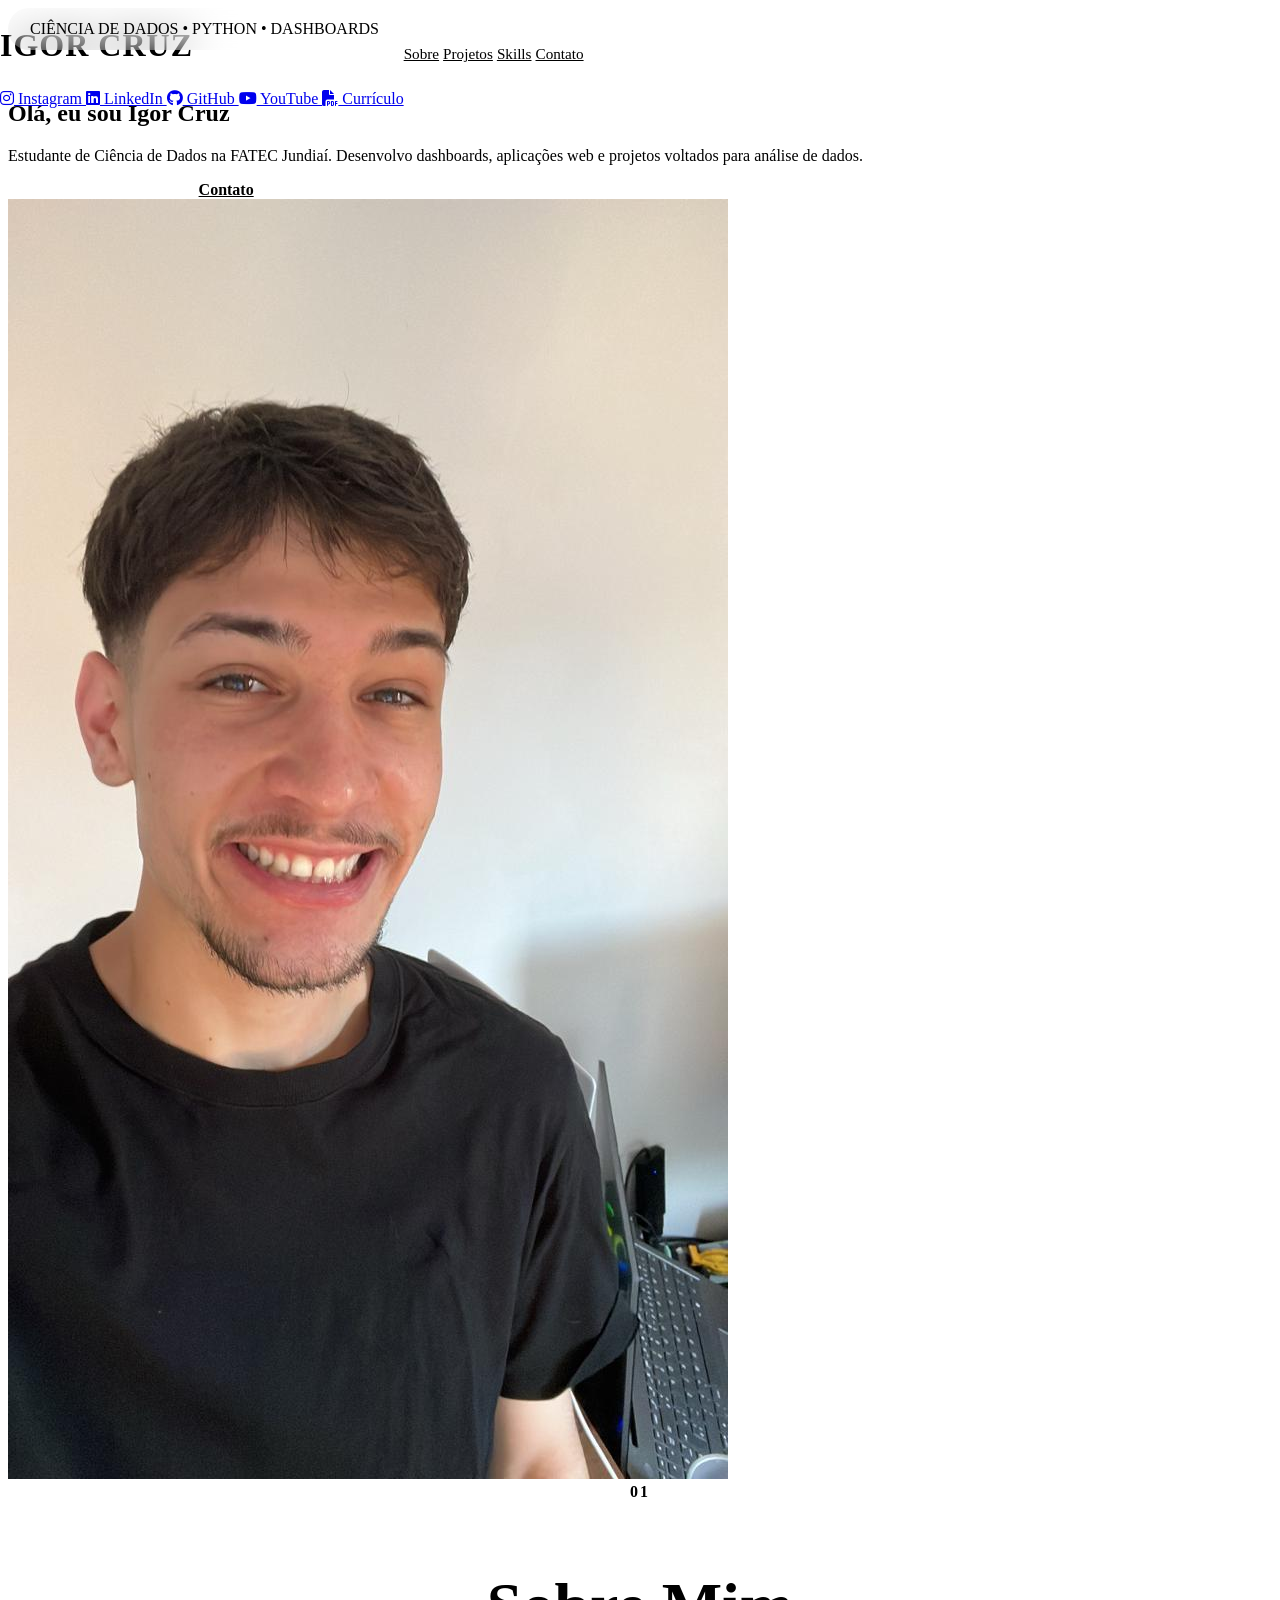
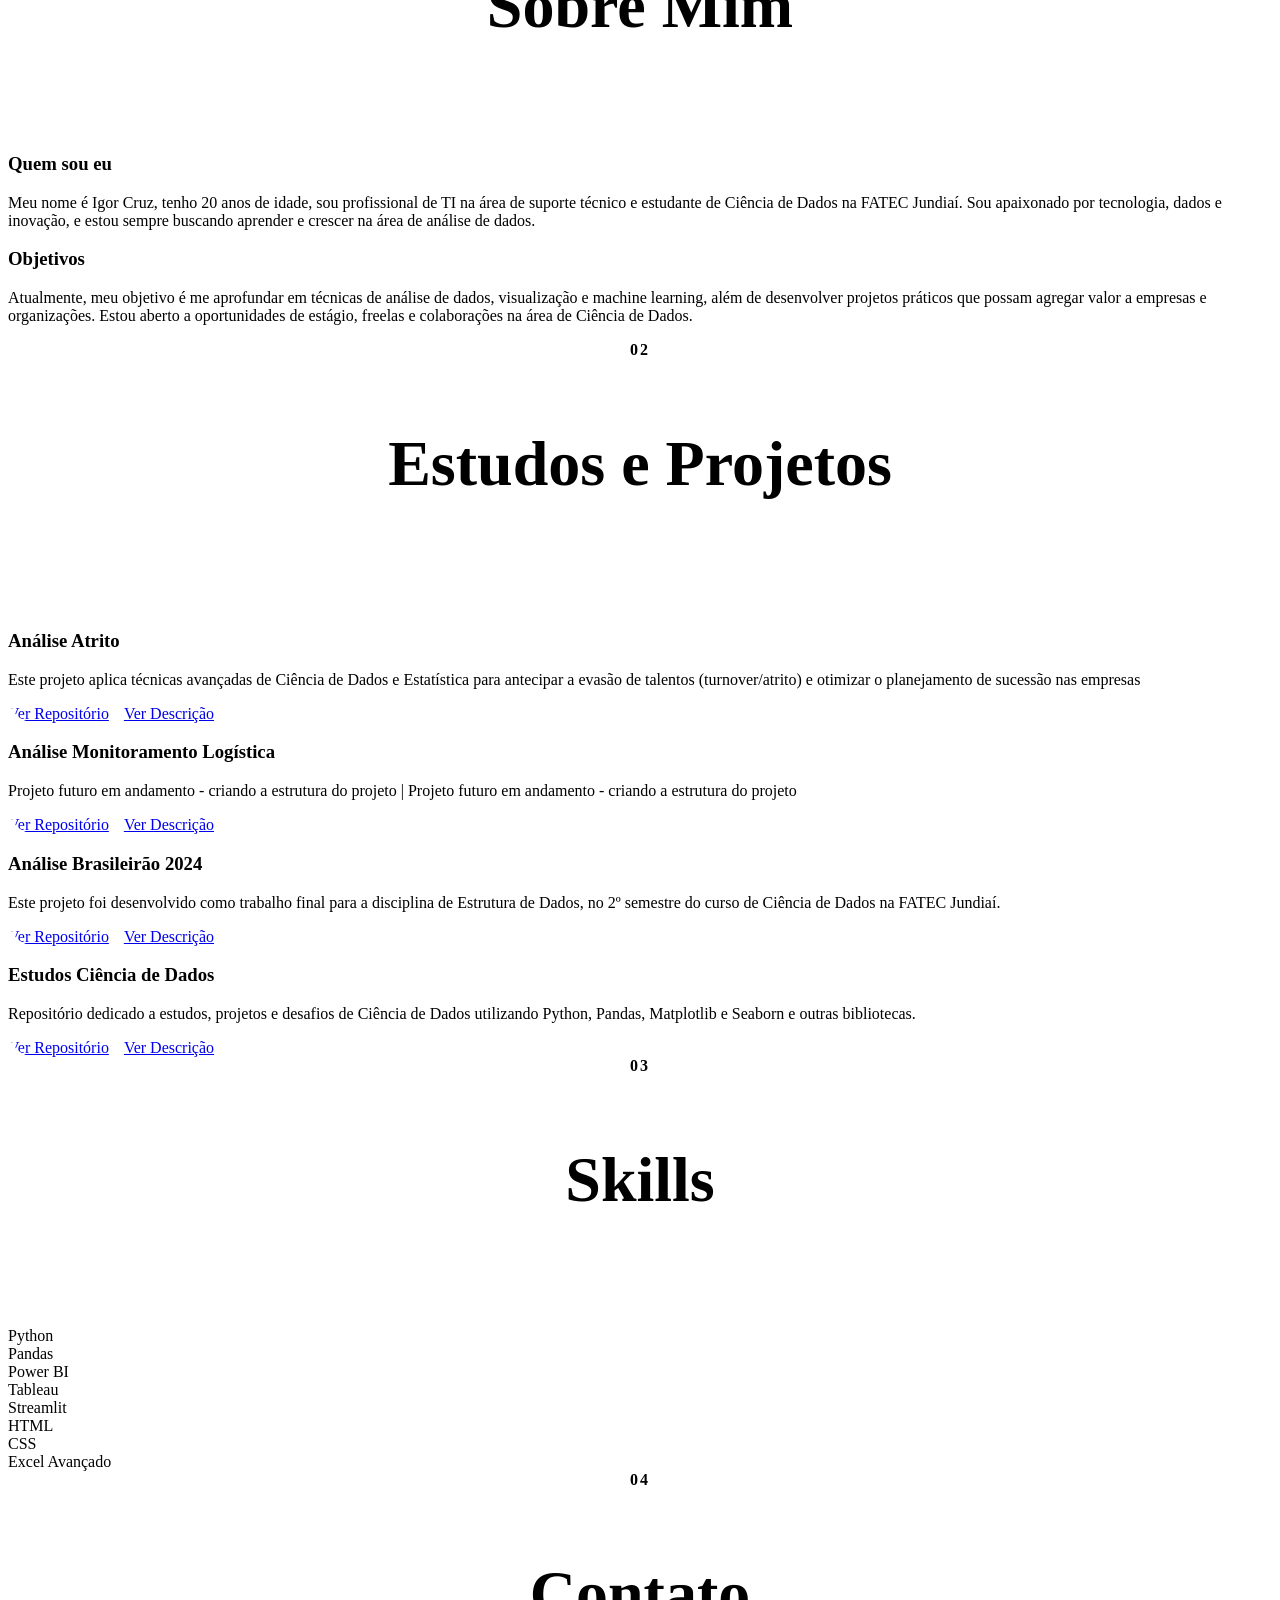
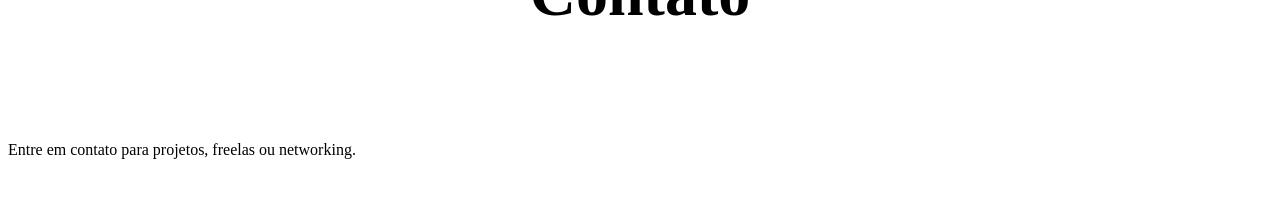
<file: html/index.html>
<!DOCTYPE html>
<html lang="pt-BR">
<head>
  <meta charset="UTF-8" />
  <meta name="viewport" content="width=device-width, initial-scale=1.0" />

  <title>Igor Cruz | Portfólio</title>

  <link rel="stylesheet" href="../css/style.css" />

  <link rel="preconnect" href="https://fonts.googleapis.com">
  <link rel="preconnect" href="https://fonts.gstatic.com" crossorigin>

  <link href="https://fonts.googleapis.com/css2?family=Russo+One&family=Ubuntu:wght@300;400;500;700&display=swap" rel="stylesheet">

  <link
    rel="stylesheet"
    href="https://cdnjs.cloudflare.com/ajax/libs/font-awesome/6.5.2/css/all.min.css"
  >
</head>

<body>

  <section class="hero">

    <div id="stars"></div>
    <div id="stars2"></div>
    <div id="stars3"></div>

    <header class="navbar">

    <div class="logo-area">

      <h2 class="logo">IGOR CRUZ</h2>

      <div class="social-links">

        <a
          href="https://instagram.com/i.cruzll"
          target="_blank"
          class="social-link"
        >
          <i class="fa-brands fa-instagram"></i>
          Instagram
        </a>

        <a
          href="https://www.linkedin.com/in/igorcruzll"
          target="_blank"
          class="social-link"
        >
          <i class="fa-brands fa-linkedin"></i>
          LinkedIn
        </a>

        <a
          href="https://github.com/devigorll"
          target="_blank"
          class="social-link"
        >
          <i class="fa-brands fa-github"></i>
          GitHub
        </a>

          <a
          href="https://www.youtube.com/@DataVerse123-u8v"
          target="_blank"
          class="social-link"
        >
          <i class="fa-brands fa-youtube"></i>
          YouTube
        </a>

        <a
          href="../arquivos/Curriculo.pdf"
          download
          class="social-link"
        >
          <i class="fa-solid fa-file-pdf"></i>
          Currículo
        </a>

      </div>

    </div>

      <nav>
        <a href="#sobre">Sobre</a>
        <a href="#projetos">Projetos</a>
        <a href="#skills">Skills</a>
        <a href="#contato">Contato</a>
      </nav>

    </header>

    <div class="hero-content">

      <div class="hero-text">

        <span class="tag">CIÊNCIA DE DADOS • PYTHON • DASHBOARDS</span>

        <h1>
          Olá, eu sou
          <span>Igor Cruz</span>
        </h1>

        <p>
          Estudante de Ciência de Dados na FATEC Jundiaí.
          Desenvolvo dashboards, aplicações web
          e projetos voltados para análise de dados.
        </p>

        <div class="buttons">

          <a href="#projetos" class="btn primary">
            Ver Projetos
          </a>

          <a href="#contato" class="btn secondary">
            Contato
          </a>

        </div>

      </div>

      <div class="hero-image">
        <img src="../img/a2.jpeg" alt="Foto de perfil">
      </div>

    </div>

    <div class="fade-bottom"></div>

  </section>

  <section class="section dark" id="sobre">

    <div class="section-title">
      <span>01</span>
      <h2>Sobre Mim</h2>
    </div>

    <div class="about-grid">

      <div class="card">

        <h3>Quem sou eu</h3>

        <p>
          Meu nome é Igor Cruz, tenho 20 anos de idade, sou profissional de TI na área de suporte técnico e estudante de Ciência de Dados na FATEC Jundiaí. Sou apaixonado por tecnologia, dados e inovação, e estou sempre buscando aprender e crescer na área de análise de dados.
        </p>

      </div>

      <div class="card">

        <h3>Objetivos</h3>

        <p>
          Atualmente, meu objetivo é me aprofundar em técnicas de análise de dados, visualização e machine learning, além de desenvolver projetos práticos que possam agregar valor a empresas e organizações. Estou aberto a oportunidades de estágio, freelas e colaborações na área de Ciência de Dados.
        </p>

      </div>

    </div>

  </section>

  <section class="section dark" id="projetos">

    <div class="section-title">
      <span>02</span>
      <h2>Estudos e Projetos</h2>
    </div>







    
    <div class="projects">

      <div class="project-card">

        <h3>Análise Atrito</h3>

        <p>
          Este projeto aplica técnicas avançadas de Ciência de Dados e Estatística para antecipar a evasão de talentos (turnover/atrito) e otimizar o planejamento de sucessão nas empresas
        </p>

        <div class="project-buttons">

            <a href="https://github.com/devigorll/analise_atrito"
              target="_blank"
              class="project-link">
                Ver Repositório
            </a>

            <a href="descricao.html"
              class="project-link description-btn">
                Ver Descrição
            </a>

        </div>

      </div>








      <div class="project-card">

        <h3>Análise Monitoramento Logística</h3>

        <p>
          Projeto futuro em andamento - criando a estrutura do projeto |
          Projeto futuro em andamento - criando a estrutura do projeto 
        </p>

        <div class="project-buttons">

            <a href="https://github.com/devigorll/analise_monitoramento"
              target="_blank"
              class="project-link">
                Ver Repositório
            </a>

            <a href="descricao.html"
              class="project-link description-btn">
                Ver Descrição
            </a>

        </div>

      </div>








      <div class="project-card">

        <h3>Análise Brasileirão 2024</h3>

        <p>
          Este projeto foi desenvolvido como trabalho final para a disciplina de Estrutura de Dados, no 2º semestre do curso de Ciência de Dados na FATEC Jundiaí. 
          
          
        </p>

        <div class="project-buttons">

            <a href="https://github.com/devigorll/analise_brasileirao"
              target="_blank"
              class="project-link">
                Ver Repositório
            </a>

            <a href="descricao.html"
              class="project-link description-btn">
                Ver Descrição
            </a>

        </div>

      </div>







      <div class="project-card">

        <h3>Estudos Ciência de Dados</h3>

        <p>
          Repositório dedicado a estudos, projetos e desafios de Ciência de Dados
          utilizando Python, Pandas, Matplotlib e Seaborn e outras bibliotecas.
        </p>

        <div class="project-buttons">

            <a href="https://github.com/devigorll/cursocienciadedados"
              target="_blank"
              class="project-link">
                Ver Repositório
            </a>

            <a href="descricao.html"
              class="project-link description-btn">
                Ver Descrição
            </a>

        </div>

      </div>








      

    </div>

  </section>

  <section class="section dark" id="skills">

    <div class="section-title">
      <span>03</span>
      <h2>Skills</h2>
    </div>

    <div class="skills">

      <div class="skill">Python</div>
      <div class="skill">Pandas</div>
      <div class="skill">Power BI</div>
      <div class="skill">Tableau</div>
      <div class="skill">Streamlit</div>
      <div class="skill">HTML</div>
      <div class="skill">CSS</div>
      <div class="skill">Excel Avançado</div>

    </div>

  </section>

  <section class="section dark" id="contato">

    <div class="section-title">
      <span>04</span>
      <h2>Contato</h2>
    </div>

    <div class="contact-card">

      <p>
        Entre em contato para projetos, freelas ou networking.
      </p>

      <a href="mailto:igorcruzlsls@email.com" class="btn primary">
        Enviar Email
      </a>

    </div>

  </section>

</body>
</html>
</file>
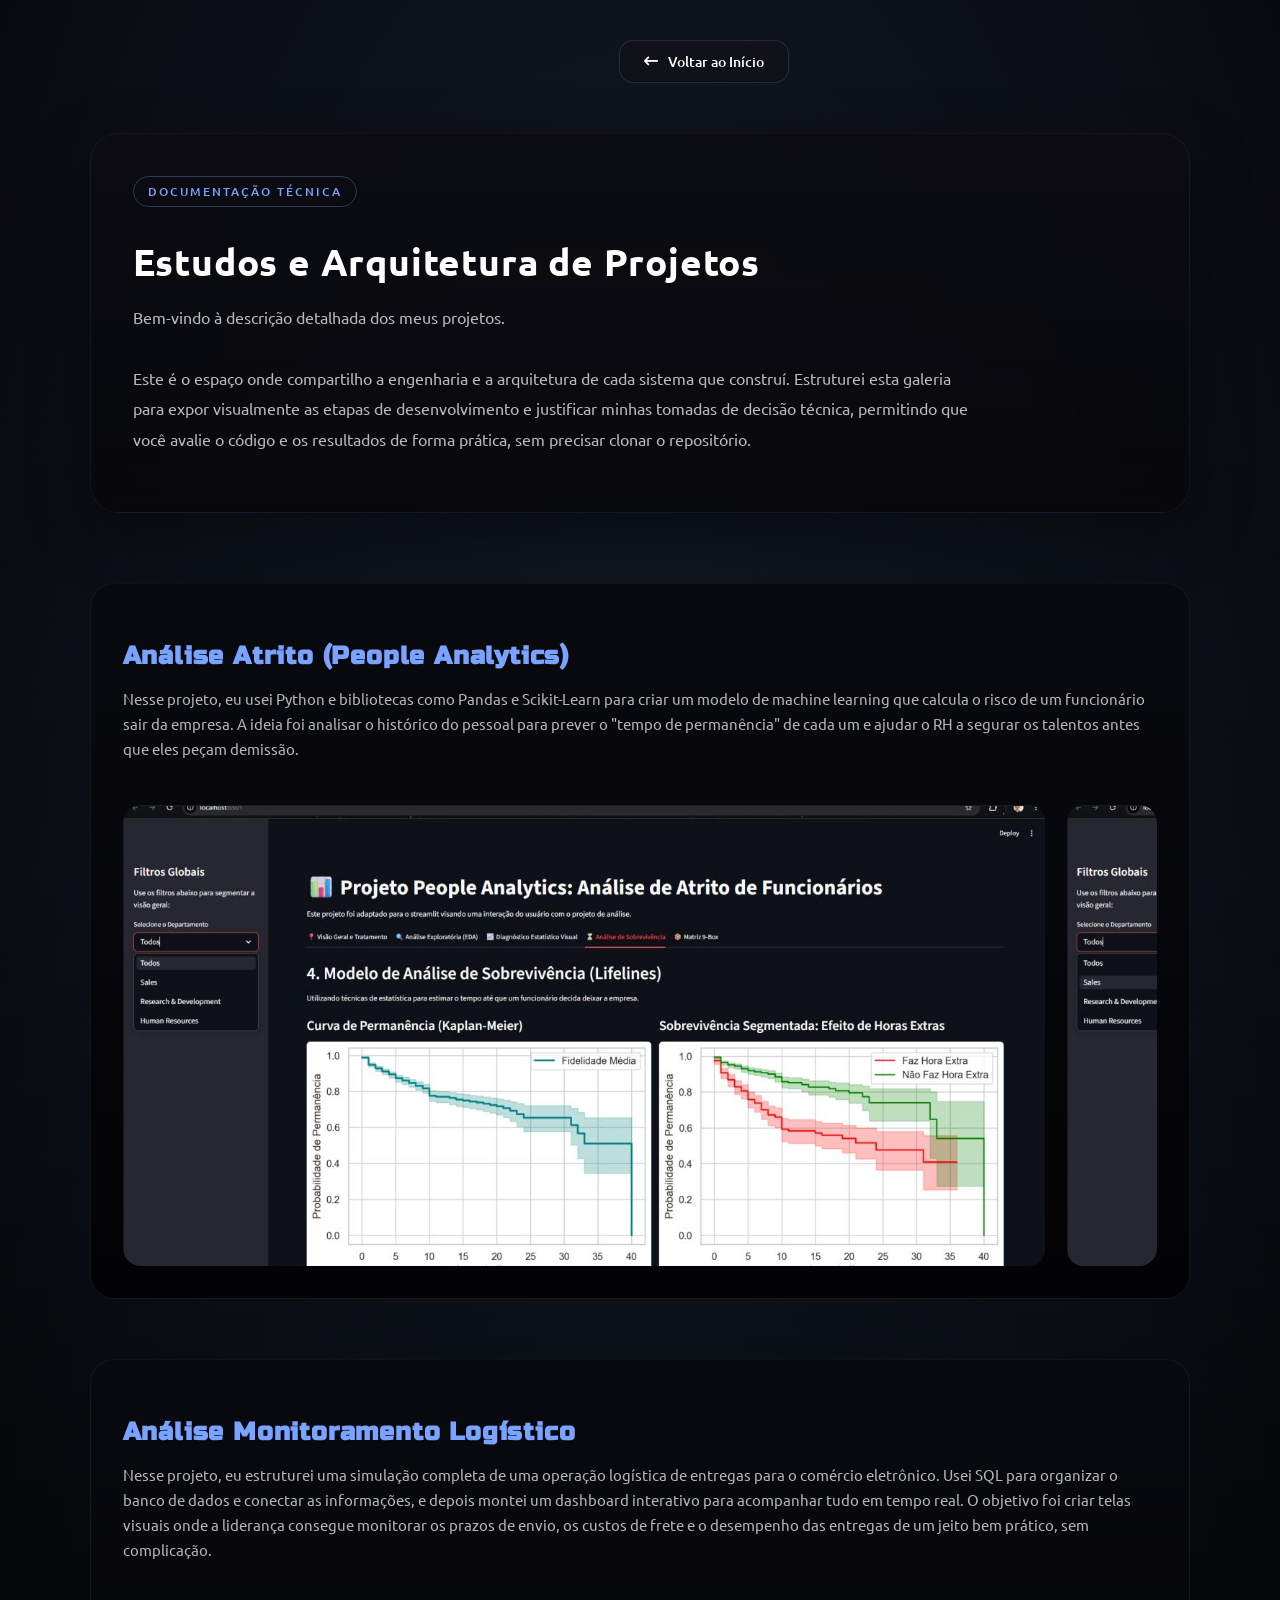
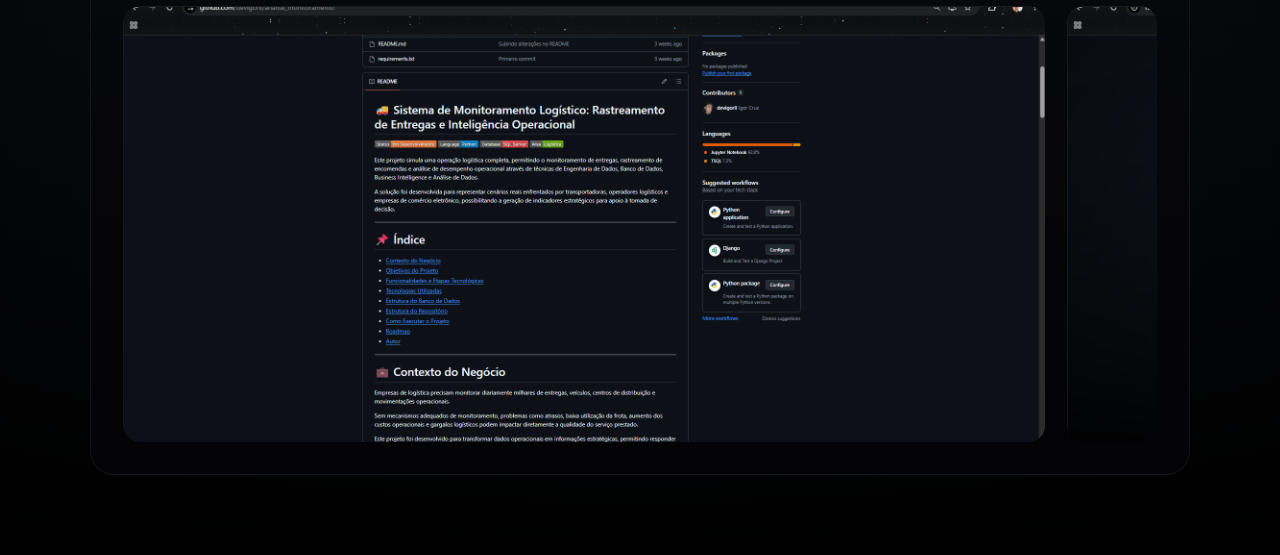
<file: html/descricao.html>
<!DOCTYPE html>
<html lang="pt-BR">
<head>
  <meta charset="UTF-8" />
  <meta name="viewport" content="width=device-width, initial-scale=1.0" />

  <title>Igor Cruz | Detalhes dos Projetos</title>

  <link rel="stylesheet" href="../css/descricao_style.css" />

  <link rel="preconnect" href="https://fonts.googleapis.com">
  <link rel="preconnect" href="https://fonts.gstatic.com" crossorigin>
  <link href="https://fonts.googleapis.com/css2?family=Russo+One&family=Ubuntu:wght=300;400;500;700&display=swap" rel="stylesheet">

  <link rel="stylesheet" href="https://cdnjs.cloudflare.com/ajax/libs/font-awesome/6.5.2/css/all.min.css" >
</head>

<body class="projects-page">

  <!-- Fundo Espacial Integrado com a Home -->
  <div id="stars"></div>
  <div id="stars2"></div>
  <div id="stars3"></div>

  <!-- Header Centralizado -->
  <header class="navbar-centered">
    <a href="index.html" class="btn-back-centered">
      <i class="fa-solid fa-arrow-left-long"></i> Voltar ao Início
    </a>
  </header>

  <!-- Container Principal -->
  <main class="section-projects">
    
    <!-- Apresentação Profissional de Alto Impacto -->
    <section class="page-intro-card">
      <span class="tag-internal">DOCUMENTAÇÃO TÉCNICA</span>
      <h1 class="intro-title">Estudos e Arquitetura de Projetos</h1>
      <p class="intro-text">
        Bem-vindo à descrição detalhada dos meus projetos. <br><br>
        Este é o espaço onde compartilho a engenharia e a arquitetura de cada sistema que construí. Estruturei esta galeria para expor visualmente as etapas de desenvolvimento e justificar minhas tomadas de decisão técnica, permitindo que você avalie o código e os resultados de forma prática, sem precisar clonar o repositório.      </p>
    </section>

    <!-- Grid Seguro para Copiar e Colar -->
    <div class="detailed-projects-container">

      <!-- ================= COMPONENTE DE PROJETO (COPIE DAQUI PARA ADICIONAR NOVOS) ================= -->
      <article class="project-detail-block">
        <div class="project-info">
          <h3>Análise Atrito (People Analytics)</h3>
          <p>
Nesse projeto, eu usei Python e bibliotecas como Pandas e Scikit-Learn para criar um modelo de machine learning que calcula o risco de um funcionário sair da empresa. A ideia foi analisar o histórico do pessoal para prever o "tempo de permanência" de cada um e ajudar o RH a segurar os talentos antes que eles peçam demissão.          </p>
        </div>

        <div class="carousel-wrapper">
          <div class="carousel-track">
            <div class="carousel-item">
              <img src="../img/people_analytcs/tela_inicial.jpg" alt="Tela Inicial do Projeto">
            </div>
            <div class="carousel-item">
              <img src="../img/people_analytcs/dashboard.jpg" alt="Dashboard de Monitoramento">
            </div>
            <div class="carousel-item">
              <img src="../img/people_analytcs/codigo.jpg" alt="Estrutura de Código Python">
            </div>
            <div class="carousel-item">
              <img src="../img/people_analytcs/documentacao.jpg" alt="Documentação Técnica">
            </div>
          </div>
          <div class="carousel-hint">
            <i class="fa-solid fa-arrows-left-right"></i> Deslize para os lados para ver mais fotos
          </div>
        </div>
      </article>
      <!-- ========================== FIM DO COMPONENTE ========================== -->








      <!-- ================= COMPONENTE DE PROJETO (COPIE DAQUI PARA ADICIONAR NOVOS) ================= -->
      <article class="project-detail-block">
        <div class="project-info">
          <h3>Análise Monitoramento Logístico</h3>
          <p>
Nesse projeto, eu estruturei uma simulação completa de uma operação logística de entregas para o comércio eletrônico. Usei SQL para organizar o banco de dados e conectar as informações, e depois montei um dashboard interativo para acompanhar tudo em tempo real. O objetivo foi criar telas visuais onde a liderança consegue monitorar os prazos de envio, os custos de frete e o desempenho das entregas de um jeito bem prático, sem complicação.          </p>
        </div>

        <div class="carousel-wrapper">
          <div class="carousel-track">
            <div class="carousel-item">
              <img src="../img/analise_monitoramento/readmeee.png" alt="Readme do projeto">
            </div>
            <div class="carousel-item">
              <img src="../img/analise_monitoramento/populando.png" alt="Código do projeto | Populando banco">
            </div>
            <div class="carousel-item">
              <img src="../img/analise_monitoramento/dashpower.png" alt="Dashboard Inicial em Power BI">
            </div>
            <div class="carousel-item">
              <img src="../img/analise_monitoramento/codigo.png" alt="Código do projeto | Estrutura de código">
            </div>
          </div>
          <div class="carousel-hint">
            <i class="fa-solid fa-arrows-left-right"></i> Deslize para os lados para ver mais fotos
          </div>
        </div>
      </article>
      <!-- ========================== FIM DO COMPONENTE ========================== -->








    </div>
  </main>

</body>
</html>
</file>
<file: css/style.css>
/* ================= =========================
   PORTFÓLIO - IGOR CRUZ
   style.css
   Estrutura Global & Regras Dark/Light
========================================== */

/*====================================
BODY
====================================*/
body {
    background: var(--gradient-bg);
    color: var(--text-color);
    overflow-x: hidden;
    position: relative;
    transition: background 0.4s ease, color 0.4s ease;
}

/*====================================
BACKGROUND
====================================*/
.background {
    position: fixed;
    inset: 0;
    z-index: -10;
    overflow: hidden;
}

.gradient {
    position: absolute;
    border-radius: 50%;
    filter: blur(120px);
    opacity: .35;
    animation: floatGradient 14s ease-in-out infinite;
}

.gradient.one {
    width: 500px;
    height: 500px;
    background: var(--color-primary);
    top: -180px;
    left: -150px;
}

.gradient.two {
    width: 550px;
    height: 550px;
    background: var(--color-secondary);
    bottom: -250px;
    right: -200px;
}

#particles {
    position: absolute;
    inset: 0;
    width: 100%;
    height: 100%;
}

/*====================================
HEADER
====================================*/
header {
    position: fixed;
    top: 0;
    left: 0;
    width: 100%;
    height: var(--nav-height);
    display: flex;
    align-items: center;
    z-index: var(--z-navbar);
    transition: var(--transition);
}

header.scrolled {
    height: 70px;
    backdrop-filter: blur(18px);
    background: var(--bg-navbar);
    border-bottom: 1px solid var(--border-color);
    box-shadow: var(--shadow-md);
}

header .container {
    display: flex;
    align-items: center;
    justify-content: space-between;
}

/*====================================
LOGO
====================================*/
.logo {
    font-size: 2rem;
    font-weight: 700;
    font-family: var(--font-title);
    letter-spacing: 1px;
    color: var(--text-color);
}

.logo span {
    color: var(--color-primary);
}

/*====================================
MENU
====================================*/
nav ul {
    display: flex;
    gap: 40px;
}

nav a {
    position: relative;
    font-size: .95rem;
    color: var(--text-secondary);
    transition: .3s;
}

nav a:hover,
nav a.active {
    color: var(--text-color);
}

nav a::after {
    content: "";
    position: absolute;
    left: 0;
    bottom: -8px;
    width: 0;
    height: 2px;
    background: var(--gradient-primary);
    transition: .4s;
}

nav a:hover::after,
nav a.active::after {
    width: 100%;
}

/*====================================
BOTÕES HEADER
====================================*/
.header-buttons {
    display: flex;
    align-items: center;
    gap: 15px;
}

.header-buttons button {
    width: 45px;
    height: 45px;
    border-radius: 50%;
    display: flex;
    justify-content: center;
    align-items: center;
    color: var(--text-color);
    background: var(--glass-bg);
    backdrop-filter: blur(15px);
    border: 1px solid var(--glass-border);
    transition: .4s;
    cursor: pointer;
}

.header-buttons button:hover {
    transform: translateY(-4px);
    box-shadow: var(--shadow-blue);
}

/*====================================
HERO
====================================*/
#home {
    min-height: 100vh;
    display: flex;
    align-items: center;
}

.hero-container {
    display: grid;
    grid-template-columns: 1fr 1fr;
    align-items: center;
    gap: 80px;
}

/*====================================
TAG
====================================*/
.tag {
    display: inline-flex;
    align-items: center;
    gap: 10px;
    padding: 12px 22px;
    margin-bottom: 30px;
    border-radius: 999px;
    background: var(--glass-bg);
    backdrop-filter: blur(20px);
    border: 1px solid var(--glass-border);
    color: var(--color-primary);
}

/*====================================
TÍTULOS
====================================*/
.hero-left h1 {
    font-size: clamp(3rem, 8vw, 5.8rem);
    margin-bottom: 20px;
    line-height: 1;
}

.hero-left h1 span {
    background: var(--gradient-primary);
    -webkit-background-clip: text;
    -webkit-text-fill-color: transparent;
}

.hero-left h2 {
    min-height: 60px;
    font-size: 1.8rem;
    color: var(--color-accent);
    margin-bottom: 30px;
}

.hero-left p {
    max-width: 620px;
    margin-bottom: 40px;
    font-size: 1.05rem;
    line-height: 1.9;
    color: var(--text-secondary);
}

/*====================================
BOTÕES HERO
====================================*/
.hero-buttons {
    display: flex;
    gap: 20px;
    margin-bottom: 50px;
}

.btn {
    padding: 18px 34px;
    border-radius: 999px;
    font-weight: 600;
    transition: .4s;
    cursor: pointer;
}

.btn.primary {
    background: var(--gradient-primary);
    color: #FFFFFF;
    border: none;
}

.btn.secondary {
    border: 1px solid var(--glass-border);
    background: var(--glass-bg);
    color: var(--text-color);
    backdrop-filter: blur(15px);
}

.btn:hover {
    transform: translateY(-5px);
    box-shadow: var(--shadow-blue);
}

/*====================================
SOCIAIS
====================================*/
.socials {
    display: flex;
    gap: 18px;
}

.socials a {
    width: 52px;
    height: 52px;
    border-radius: 50%;
    display: flex;
    align-items: center;
    justify-content: center;
    font-size: 1.2rem;
    color: var(--text-color);
    background: var(--glass-bg);
    border: 1px solid var(--glass-border);
    backdrop-filter: blur(15px);
    transition: .4s;
}

.socials a:hover {
    transform: translateY(-6px) rotate(8deg);
    box-shadow: var(--shadow-blue);
}

/*====================================
FOTO
====================================*/
.hero-right {
    display: flex;
    justify-content: center;
}

.photo-wrapper {
    position: relative;
    width: 430px;
    height: 430px;
}

.photo-border {
    position: absolute;
    inset: -12px;
    border-radius: 50%;
    background: var(--gradient-primary);
    filter: blur(30px);
    opacity: .2;
    animation: pulse 6s infinite;
}

.photo-wrapper img {
    width: 100%;
    height: 100%;
    border-radius: 50%;
    object-fit: cover;
    border: 4px solid var(--glass-border);
    position: relative;
    z-index: -1;
}

/*====================================
CARDS FLUTUANTES
====================================*/
.floating-card {
    position: absolute;
    padding: 15px 22px;
    border-radius: 18px;
    backdrop-filter: blur(18px);
    background: var(--glass-bg);
    border: 1px solid var(--glass-border);
    box-shadow: var(--shadow-md);
    color: var(--text-color);
    animation: floatCard 5s ease-in-out infinite;
}

.card1 { top: 15px; left: -60px; }
.card2 { right: -60px; top: 140px; }
.card3 { bottom: 15px; left: 30px; }

/*====================================
SCROLL INDICATOR
====================================*/
.scroll-indicator {
    position: absolute;
    bottom: 40px;
    left: 50%;
    transform: translateX(-50%);
    width: 32px;
    height: 60px;
    border-radius: 999px;
    border: 2px solid var(--border-color);
}

.scroll-indicator span {
    position: absolute;
    left: 50%;
    top: 10px;
    transform: translateX(-50%);
    width: 6px;
    height: 12px;
    border-radius: 999px;
    background: var(--color-primary);
    animation: scrollMove 2s infinite;
}

/*==================================================
SECTION TITLE
==================================================*/
.section-title {
    display: flex;
    flex-direction: column;
    align-items: center;
    text-align: center;
    margin-bottom: 90px;
}

.section-title span {
    color: var(--color-primary);
    font-weight: 600;
    letter-spacing: 2px;
    text-transform: uppercase;
    margin-bottom: 15px;
}

.section-title h2 {
    font-size: clamp(2.5rem, 5vw, 4rem);
    margin-bottom: 20px;
    color: var(--text-color);
}

.section-title p {
    max-width: 650px;
    color: var(--text-secondary);
}

/*==================================================
ABOUT
==================================================*/
.about-container {
    display: grid;
    grid-template-columns: 400px 1fr;
    gap: 80px;
    align-items: center;
}

.image-card {
    position: relative;
    border-radius: 30px;
    overflow: hidden;
    background: var(--glass-bg);
    border: 1px solid var(--glass-border);
    backdrop-filter: blur(20px);
    padding: 12px;
    transition: .5s;
}

.image-card:hover {
    transform: translateY(-10px);
    box-shadow: var(--shadow-blue);
}

.image-card img {
    border-radius: 22px;
}

.about-content h3 {
    font-size: 2.3rem;
    margin-bottom: 25px;
    color: var(--text-color);
}

.about-content p {
    margin-bottom: 25px;
    line-height: 1.9;
    color: var(--text-secondary);
}

.about-info {
    display: grid;
    grid-template-columns: repeat(2, 1fr);
    gap: 25px;
    margin-top: 40px;
}

.about-info div {
    padding: 25px;
    border-radius: 20px;
    background: var(--glass-bg);
    border: 1px solid var(--glass-border);
    backdrop-filter: blur(20px);
}

.about-info strong {
    display: block;
    margin-bottom: 8px;
    color: var(--text-color);
}

/*==================================================
ESTATÍSTICAS
==================================================*/
.stats-grid {
    display: grid;
    grid-template-columns: repeat(4, 1fr);
    gap: 30px;
}

.stat-card {
    padding: 45px;
    text-align: center;
    border-radius: 24px;
    background: var(--glass-bg);
    backdrop-filter: blur(20px);
    border: 1px solid var(--glass-border);
    transition: .4s;
}

.stat-card:hover {
    transform: translateY(-12px);
    box-shadow: var(--shadow-blue);
}

.stat-card h3 {
    font-size: 3.5rem;
    margin-bottom: 12px;
    background: var(--gradient-primary);
    -webkit-background-clip: text;
    -webkit-text-fill-color: transparent;
}

.stat-card p {
    font-size: 1rem;
    color: var(--text-secondary);
}

/*==================================================
SKILLS
==================================================*/
.skills-grid {
    display: grid;
    grid-template-columns: repeat(auto-fit, minmax(180px, 1fr));
    gap: 28px;
}

.skill-card {
    position: relative;
    padding: 40px 25px;
    text-align: center;
    border-radius: 22px;
    background: var(--glass-bg);
    backdrop-filter: blur(20px);
    border: 1px solid var(--glass-border);
    transition: .4s;
    overflow: hidden;
}

.skill-card::before {
    content: "";
    position: absolute;
    inset: 0;
    background: linear-gradient(transparent, rgba(255, 255, 255, .05));
    opacity: 0;
    transition: .4s;
}

.skill-card:hover::before { opacity: 1; }
.skill-card:hover {
    transform: translateY(-12px);
    box-shadow: var(--shadow-blue);
}

.skill-card i {
    font-size: 3rem;
    margin-bottom: 20px;
    color: var(--color-primary);
}

.skill-card h3 {
    font-size: 1.05rem;
    color: var(--text-color);
}

/*==================================================
TIMELINE
==================================================*/
.timeline {
    position: relative;
    max-width: 1000px;
    margin: auto;
    padding: 40px 0;
}

.timeline::before {
    content: "";
    position: absolute;
    left: 50%;
    top: 0;
    width: 4px;
    height: 100%;
    transform: translateX(-50%);
    background: var(--gradient-primary);
}

.timeline-item {
    position: relative;
    width: 50%;
    padding: 40px;
}

.timeline-item:nth-child(odd) { left: 0; text-align: right; }
.timeline-item:nth-child(even) { left: 50%; }

.timeline-dot {
    position: absolute;
    width: 22px;
    height: 22px;
    border-radius: 50%;
    background: var(--color-primary);
    top: 55px;
    right: -13px;
    box-shadow: var(--shadow-blue);
}

.timeline-item:nth-child(even) .timeline-dot { left: -11px; }

.timeline-dot.future {
    background: var(--color-success);
    box-shadow: 0 0 20px var(--color-success);
}

.timeline-content {
    padding: 35px;
    border-radius: 25px;
    background: var(--glass-bg);
    backdrop-filter: blur(20px);
    border: 1px solid var(--glass-border);
    transition: .4s;
}

.timeline-content:hover {
    transform: scale(1.03);
    box-shadow: var(--shadow-purple);
}

.timeline-content span {
    color: var(--color-primary);
    font-size: .9rem;
}

.timeline-content h3 {
    margin: 15px 0;
    color: var(--text-color);
}

.timeline-content p {
    color: var(--text-secondary);
}

/*==================================================
SERVICES
==================================================*/
.services-grid {
    display: grid;
    grid-template-columns: repeat(auto-fit, minmax(250px, 1fr));
    gap: 30px;
}

.service-card {
    padding: 50px 35px;
    border-radius: 24px;
    background: var(--glass-bg);
    border: 1px solid var(--glass-border);
    backdrop-filter: blur(20px);
    transition: .4s;
    text-align: center;
}

.service-card:hover {
    transform: translateY(-10px);
    box-shadow: var(--shadow-blue);
}

.service-card i {
    font-size: 3.2rem;
    margin-bottom: 25px;
    color: var(--color-primary);
}

.service-card h3 {
    margin-bottom: 15px;
    color: var(--text-color);
}

.service-card p {
    color: var(--text-secondary);
}

/*==================================================
PROJETOS
==================================================*/
#projects { position: relative; }

#projects-container {
    display: grid;
    grid-template-columns: repeat(auto-fit, minmax(340px, 1fr));
    gap: 35px;
}

.project-card {
    position: relative;
    overflow: hidden;
    border-radius: 28px;
    background: var(--glass-bg);
    border: 1px solid var(--glass-border);
    backdrop-filter: blur(20px);
    transition: .45s;
}

.project-card:hover {
    transform: translateY(-12px);
    box-shadow: var(--shadow-blue);
}

.project-image {
    position: relative;
    width: 100%;
    height: 230px;
    overflow: hidden;
}

.project-image img {
    width: 100%;
    height: 100%;
    transition: .6s;
}

.project-card:hover img { transform: scale(1.08); }

.project-overlay {
    position: absolute;
    inset: 0;
    background: linear-gradient(transparent, rgba(0, 0, 0, .75));
}

.project-content { padding: 30px; }

.project-content h3 {
    margin-bottom: 15px;
    font-size: 1.6rem;
    color: var(--text-color);
}

.project-content p {
    margin-bottom: 20px;
    color: var(--text-secondary);
}

.project-tech {
    display: flex;
    flex-wrap: wrap;
    gap: 10px;
    margin-bottom: 25px;
}

.project-tech span {
    padding: 8px 16px;
    border-radius: 999px;
    background: rgba(15, 23, 42, 0.08);
    color: var(--color-primary);
    font-size: .8rem;
    font-weight: 500;
}

.project-buttons {
    display: flex;
    gap: 15px;
}

/*==================================================
EDUCAÇÃO & CERTIFICADOS
==================================================*/
.education-grid, .certificate-grid {
    display: grid;
    grid-template-columns: repeat(auto-fit, minmax(250px, 1fr));
    gap: 30px;
}

.education-card, .certificate-card {
    text-align: center;
    padding: 45px 30px;
    border-radius: 25px;
    background: var(--glass-bg);
    border: 1px solid var(--glass-border);
    backdrop-filter: blur(18px);
    transition: .4s;
}

.education-card:hover, .certificate-card:hover {
    transform: translateY(-10px);
    box-shadow: var(--shadow-purple);
}

.education-card i, .certificate-card i {
    font-size: 3rem;
    color: var(--color-primary);
    margin-bottom: 25px;
}

.education-card h3, .certificate-card h3 {
    margin-bottom: 12px;
    color: var(--text-color);
}

/*==================================================
CONTATO & FORMULÁRIO
==================================================*/
.contact-wrapper {
    display: grid;
    grid-template-columns: 1fr 1fr;
    gap: 60px;
}

.contact-left h3 {
    font-size: 2.2rem;
    margin-bottom: 20px;
    color: var(--text-color);
}

.contact-left p {
    margin-bottom: 40px;
    color: var(--text-secondary);
}

.contact-links {
    display: flex;
    flex-direction: column;
    gap: 18px;
}

.contact-links a {
    display: flex;
    align-items: center;
    gap: 18px;
    padding: 18px 25px;
    border-radius: 18px;
    background: var(--glass-bg);
    border: 1px solid var(--glass-border);
    color: var(--text-color);
    transition: .35s;
}

.contact-links a:hover {
    transform: translateX(10px);
    box-shadow: var(--shadow-blue);
}

.contact-links i {
    width: 45px;
    height: 45px;
    display: flex;
    justify-content: center;
    align-items: center;
    border-radius: 50%;
    background: var(--gradient-primary);
    color: #FFFFFF;
}

.contact-right form {
    display: flex;
    flex-direction: column;
    gap: 20px;
}

.contact-right input,
.contact-right textarea {
    padding: 18px 22px;
    border-radius: 18px;
    background: var(--glass-bg);
    border: 1px solid var(--glass-border);
    color: var(--text-color);
    backdrop-filter: blur(20px);
    outline: none;
}

.contact-right input::placeholder,
.contact-right textarea::placeholder {
    color: var(--text-muted);
}

.contact-right textarea { height: 220px; }

/*==================================================
BOTÃO TOPO
==================================================*/
#back-to-top {
    position: fixed;
    right: 35px;
    bottom: 35px;
    width: 58px;
    height: 58px;
    border-radius: 50%;
    background: var(--gradient-primary);
    color: #FFFFFF;
    display: flex;
    justify-content: center;
    align-items: center;
    font-size: 1.2rem;
    opacity: 0;
    visibility: hidden;
    transition: .4s;
    z-index: 300;
    border: none;
    cursor: pointer;
}

#back-to-top.active {
    opacity: 1;
    visibility: visible;
}

/*==================================================
FOOTER
==================================================*/
footer {
    padding: 70px 0 30px;
    border-top: 1px solid var(--border-color);
}

.footer-content {
    display: flex;
    flex-direction: column;
    align-items: center;
    text-align: center;
    gap: 25px;
}

.footer-content h2 {
    font-size: 2rem;
    color: var(--text-color);
}

.footer-content span { color: var(--color-primary); }

.footer-socials {
    display: flex;
    gap: 20px;
}

.footer-socials a {
    width: 52px;
    height: 52px;
    border-radius: 50%;
    display: flex;
    justify-content: center;
    align-items: center;
    background: var(--glass-bg);
    border: 1px solid var(--glass-border);
    color: var(--text-color);
    transition: .35s;
}

.footer-socials a:hover {
    transform: translateY(-8px);
    box-shadow: var(--shadow-blue);
}

/*==================================================
LOADER & CURSOR
==================================================*/
#loader {
    position: fixed;
    inset: 0;
    display: flex;
    flex-direction: column;
    justify-content: center;
    align-items: center;
    gap: 25px;
    background: var(--bg-color);
    z-index: 99999;
}

.loader-logo {
    width: 120px;
    height: 120px;
    border-radius: 50%;
    display: flex;
    justify-content: center;
    align-items: center;
    font-size: 3rem;
    font-weight: bold;
    color: #FFFFFF;
    background: var(--gradient-primary);
    animation: pulse 2s infinite;
}

.cursor {
    position: fixed;
    width: 35px;
    height: 35px;
    border: 2px solid var(--color-primary);
    border-radius: 50%;
    pointer-events: none;
    transform: translate(-50%, -50%);
    transition: .08s;
    z-index: 9999;
}

.cursor-dot {
    position: fixed;
    width: 8px;
    height: 8px;
    background: var(--color-primary);
    border-radius: 50%;
    pointer-events: none;
    transform: translate(-50%, -50%);
    z-index: 10000;
}

#progress-bar {
    position: fixed;
    top: 0;
    left: 0;
    width: 0;
    height: 4px;
    background: var(--gradient-primary);
    z-index: 9999;
}

/* ==================================================
   REGRAS ESPECÍFICAS MODO CLARO (.light-theme)
   ================================================== */

.light-theme nav a {
    color: var(--text-secondary);
}

.light-theme nav a:hover,
.light-theme nav a.active {
    color: var(--text-color);
}

/* Garante texto branco nos botões escuros do modo claro */
.light-theme .btn.primary,
.light-theme button[type="submit"],
.light-theme #back-to-top {
    background: var(--gradient-primary) !important;
    color: #FFFFFF !important;
}

/* Cards de Redes de Contato (Email, GitHub, LinkedIn) no Modo Claro */
.light-theme .contact-links a {
    background: #FFFFFF !important;
    border: 1px solid rgba(15, 23, 42, 0.12) !important;
    color: var(--text-color) !important;
}

.light-theme .contact-links i {
    color: #FFFFFF !important;
}

/* Entradas do Formulário no Modo Claro */
.light-theme .contact-right input,
.light-theme .contact-right textarea {
    background: #FFFFFF !important;
    border: 1px solid rgba(15, 23, 42, 0.12) !important;
    color: var(--text-color) !important;
}

.light-theme .contact-right input::placeholder,
.light-theme .contact-right textarea::placeholder {
    color: var(--text-muted) !important;
}
</file>
<file: css/descricao_style.css>
/* ========================================= */
/* REESTRUTURAÇÃO COMPLETA DA SEGUNDA PÁGINA */
/* ========================================= */

html,
body {
  margin: 0;
  padding: 0;
  width: 100%;
  overflow-x: hidden;
}

.projects-page {

    background:
  linear-gradient(
    to bottom,
    rgba(0,0,0,0) 0%,
    rgba(0,0,0,.2) 40%,
    rgba(0,0,0,.6) 75%,
    #000 100%
  ),
  radial-gradient(
    ellipse at bottom,
    #1b2735 0%,
    #090a0f 100%
  );

  font-family: "Ubuntu", sans-serif;
  min-height: 100vh;
  position: relative;
  overflow-x: hidden;
}

/* Header e Botão Centralizado */
.navbar-centered {
  width: 100%;
  padding: 40px 5% 20px 5%;
  display: flex;
  justify-content: center;
  align-items: center;
  position: relative;
  z-index: 10;
}

.btn-back-centered {
  display: inline-flex;
  align-items: center;
  justify-content: center;
  gap: 10px;

  padding: 11px 24px;

  border-radius: 14px;

  text-decoration: none;

  color: #ffffff;

  font-family: "Ubuntu", sans-serif;
  font-size: 0.88rem;
  font-weight: 500;

  background: rgba(18, 18, 25, 0.85);
  border: 1px solid rgba(122, 162, 255, 0.18);

  backdrop-filter: blur(16px);
  -webkit-backdrop-filter: blur(16px);

  transition: all 0.35s ease;
}

.btn-back-centered:hover {
  background: #7aa2ff;
  color: #090a0f;

  border-color: #7aa2ff;

  transform: translateY(-3px);

  box-shadow: 0 12px 30px rgba(122, 162, 255, 0.35);
}
/* Container de Conteúdo */
.section-projects {
    padding: 30px 7% 80px;
    position: relative;
    z-index: 10;
    max-width: 1200px;
    margin: 0 auto;
}

/* Card de Introdução Profissional */
.page-intro-card{

    background:linear-gradient(
        180deg,
        rgba(12,12,18,.95),
        rgba(8,8,12,.90)
    );

    border:1px solid rgba(122,162,255,.08);

    border-radius:28px;

    padding: 42px;

    margin-bottom:70px;

    backdrop-filter:blur(20px);

    box-shadow:
    0 20px 60px rgba(0,0,0,.35);
}

.tag-internal {
  display: inline-block;
  margin-bottom: 15px;
  padding: 6px 14px;
  border: 1px solid rgba(122, 162, 255, 0.3);
  border-radius: 999px;
  color: #7aa2ff;
  font-size: 0.75rem;
  font-weight: 500;
  letter-spacing: 2px;
}

.intro-title{

    font-size:2.3rem;

    color:white;

    margin:18px 0;

    line-height:1.2;

    letter-spacing:.8px;
}

.intro-text{

    font-size:1rem;

    line-height:1.9;

    color:rgba(255,255,255,.72);

    max-width:850px;
}

/* Grid Seguro para Clonagem */
.detailed-projects-container {
  display: grid;
  grid-template-columns: 1fr;
  gap: 60px;
}

/* Card de Projeto Individual */
.project-detail-block {
  background: linear-gradient(180deg, #090a0f 0%, #030305 100%);
  border: 1px solid rgba(255, 255, 255, 0.06);
  border-radius: 24px;
  padding: 32px;

  display: flex;
  flex-direction: column;

  gap: 28px;

  height: 650px;          /* altura fixa */
  overflow: hidden;

  transition: all .35s ease;
}

.project-detail-block:hover {
  transform: translateY(-5px);
  border-color: rgba(122,162,255,.18);
  box-shadow: 0 18px 45px rgba(0,0,0,.45);
}

.project-info h3 {
  font-family: "Russo One", sans-serif;
  font-size: 1.55rem;
  color: #7aa2ff;
  margin-bottom: 8px;
  letter-spacing: 0.8px;
}

.project-info p {
  color: rgba(255, 255, 255, 0.7);
  line-height: 1.65;
  font-size: 0.95rem;
}

/* ============================= */
/* CARROSSEL */
/* ============================= */

.carousel-wrapper {

    flex: 1;

    width: 100%;

    overflow-x: auto;

    overflow-y: hidden;

    border-radius: 18px;

    scrollbar-width: thin;

    scrollbar-color: rgba(122,162,255,.25) transparent;

}

.carousel-wrapper::-webkit-scrollbar{

    height:7px;

}

.carousel-wrapper::-webkit-scrollbar-thumb{

    background:rgba(122,162,255,.25);

    border-radius:20px;

}

.carousel-track{

    display:flex;

    gap:22px;

    width:max-content;

    height:100%;

    padding-bottom:10px;

}

.carousel-item{

    flex:0 0 calc(50% - 11px);

    width: 450px;

    height:100%;

    border-radius:16px;

    overflow:hidden;

}

.carousel-item img{

    width:100%;

    height:100%;

    object-fit:cover;

    display:block;

    border-radius:16px;

    border:1px solid rgba(255,255,255,.08);

    transition:.35s;

}

.carousel-item img:hover{

    transform:scale(1.02);

    border-color:#7aa2ff;

}

.carousel-hint{

    display:flex;

    align-items:center;

    justify-content:center;

    margin-top:15px;

    color:rgba(255,255,255,.45);

    font-size:.82rem;

    gap:10px;

}

.project-detail-block:hover{

    border-color:rgba(122,162,255,.20);

    transform:translateY(-5px);

    box-shadow:
    0 18px 45px rgba(0,0,0,.45);
}

/* ========================================= */
/* MEDIA QUERIES (RESPONSIVIDADE AJUSTADA)   */
/* ========================================= */

@media (max-width:1024px){

.project-detail-block{

    height:680px;

}

.carousel-item{

    width:430px;

}

}

@media (max-width:768px){

.section-projects{

    padding:20px 5% 70px;

}

.page-intro-card{

    padding:30px;

}

.project-detail-block{

    height:auto;

    padding:25px;

}

.carousel-item{

    width:100vw;

    max-width:100%;

}

.carousel-item img{

    height:280px;

}

}
</file>
